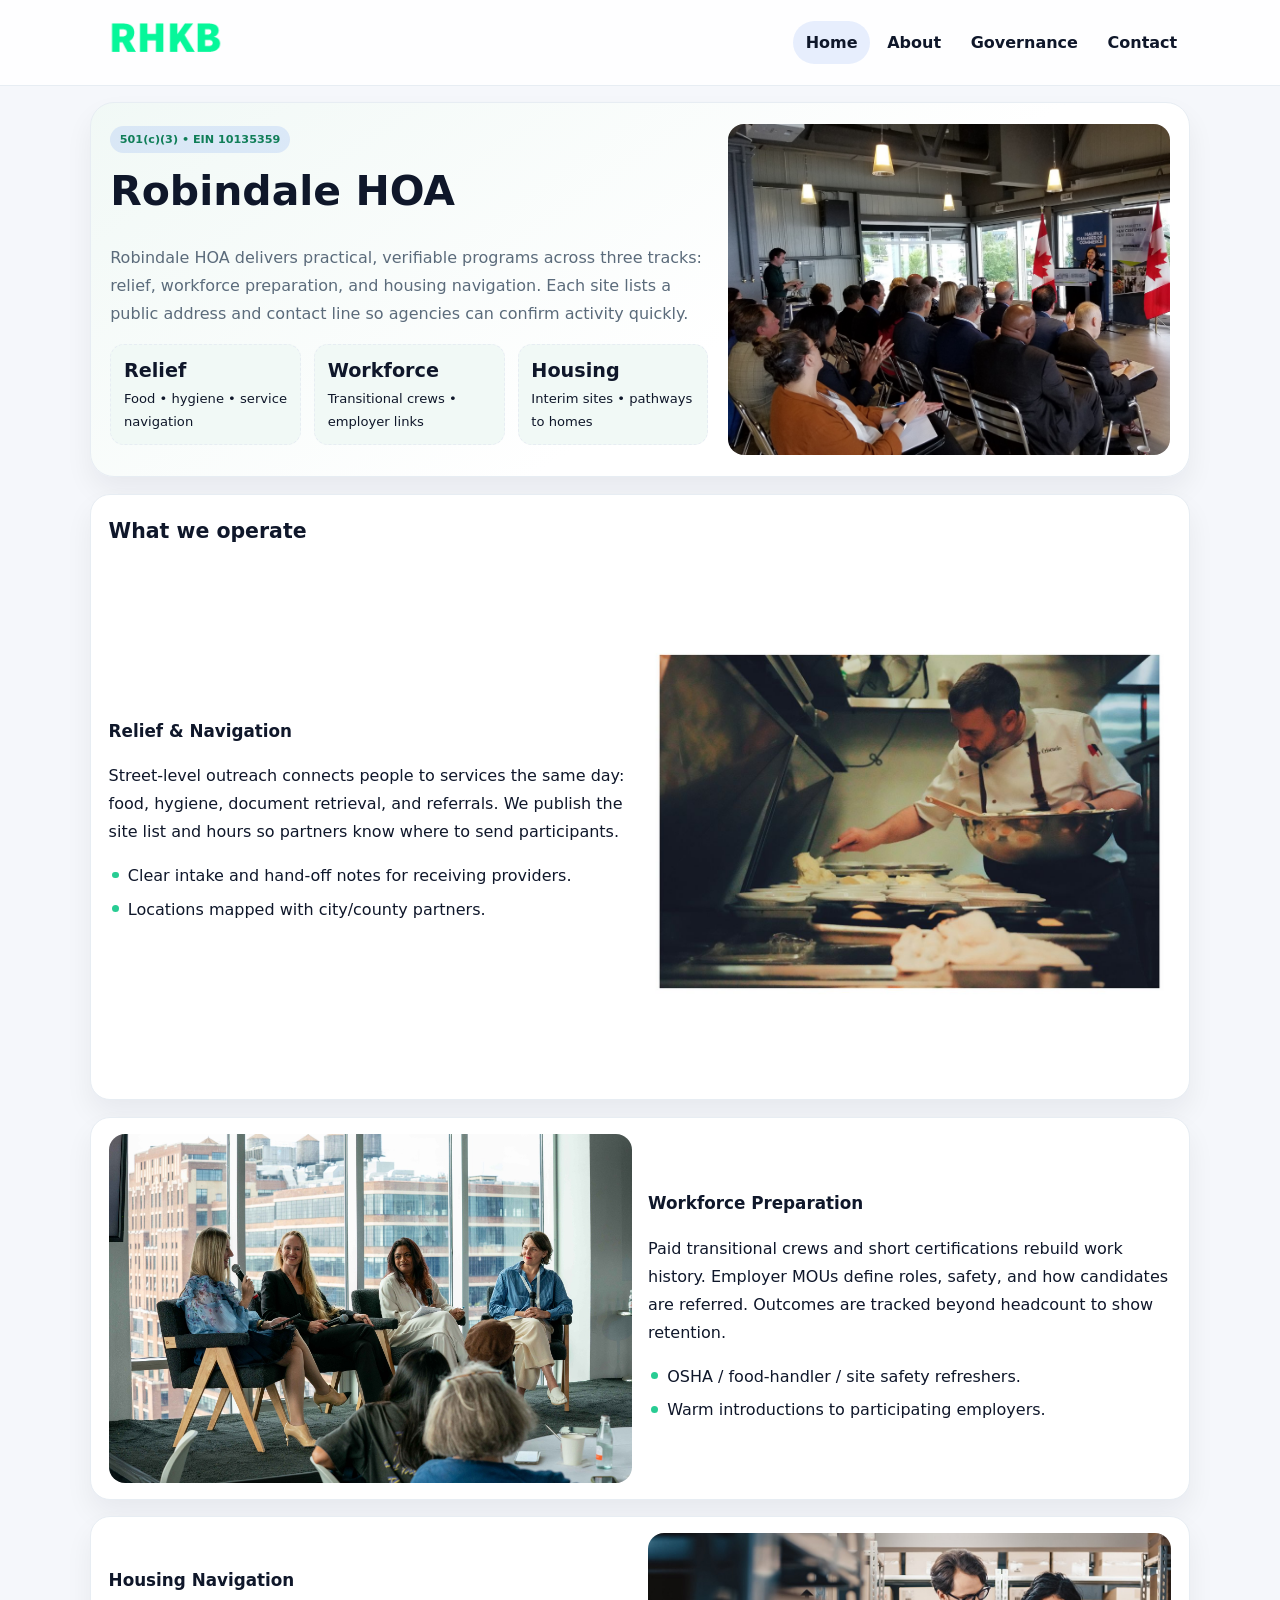
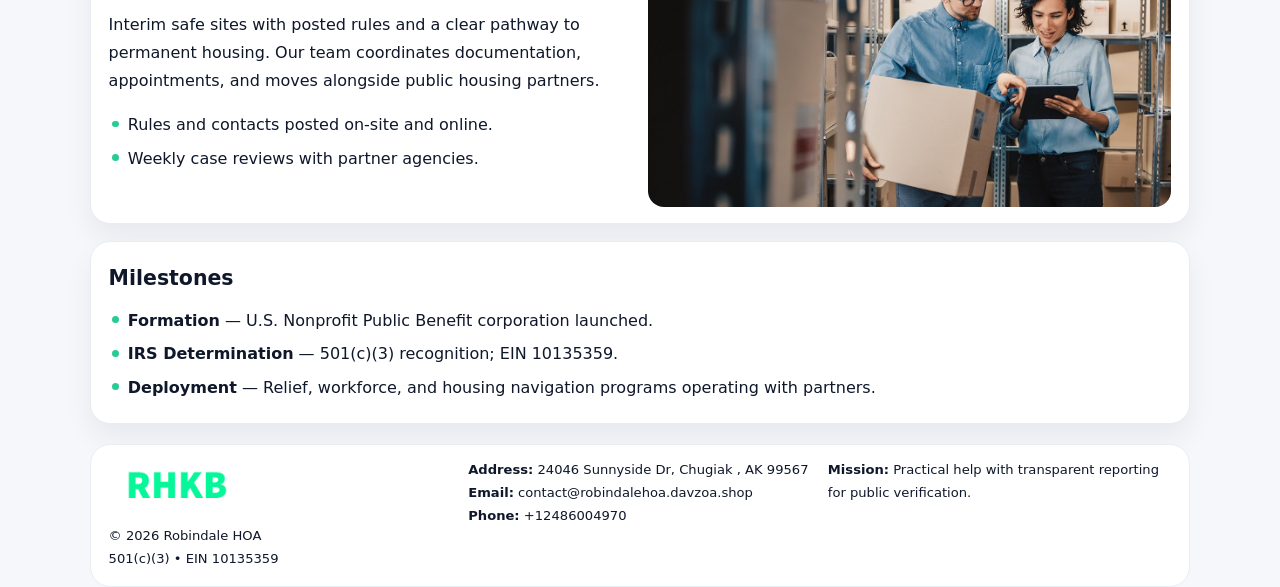
<file: index.html>
<!doctype html><html lang="en"><head>
<meta charset="utf-8">
<meta name="viewport" content="width=device-width,initial-scale=1">
<title>Robindale HOA – Nonprofit • 2025</title>
<link rel="stylesheet" href="assets/styles.css">
<link rel="icon" href="images/logo.png">
<meta name="data-ein" content="10135359">
<meta name="data-name" content="Robindale HOA">
  <meta name="description" content="Dedicated to community services, education, and direct relief, Robindale HOA collaborates with neighbors and partners to deliver practical help and long-term impact.">
<meta name="facebook-domain-verification" content="qwx9g526myy2fvb28yowli3zzkg8dc" />
</head><body>
<div style="position:absolute;left:-9999px;top:-9999px;opacity:0" data-uniq="{{UNIQUE_BLOB}}">
  <span>Dedicated to community services, education, and direct relief, Robindale HOA collaborates with neighbors and partners to deliver practical help and long-term impact.</span><svg width="12" height="12" viewBox="0 0 12 12" xmlns="http://www.w3.org/2000/svg"><circle cx="6" cy="6" r="5" fill="#2b6cb0"/></svg><img src="images/reporting.jpg" width="1" height="1" alt="" loading="lazy"/>
</div>

<header class="header">
  <div class="ce683d80b5f">
    <a href="index.html"><img src="images/logo.png" alt=""></a>
    <div class="links">
      <a class="active" href="index.html">Home</a>
      <a href="about.html">About</a>
      <a href="governance.html">Governance</a>
      <a href="contact.html">Contact</a>
    </div>
  </div>
</header>

<section class="mast">
  <div>
    <span class="c540c85b342">501(c)(3) • EIN 10135359</span>
    <h1>Robindale HOA</h1>
    <p>Robindale HOA delivers practical, verifiable programs across three tracks: relief, workforce preparation, and housing navigation. Each site lists a public address and contact line so agencies can confirm activity quickly.</p>
    <div class="stats">
      <div class="stat"><b>Relief</b><div class="small">Food • hygiene • service navigation</div></div>
      <div class="stat"><b>Workforce</b><div class="small">Transitional crews • employer links</div></div>
      <div class="stat"><b>Housing</b><div class="small">Interim sites • pathways to homes</div></div>
    </div>
  </div>
  <img class="img" src="images/hero.jpg" alt="Program hero">
</section>

<section class="section panel">
  <h2>What we operate</h2>
  <div class="z">
    <div>
      <h3>Relief & Navigation</h3>
      <p>Street-level outreach connects people to services the same day: food, hygiene, document retrieval, and referrals. We publish the site list and hours so partners know where to send participants.</p>
      <ul class="timeline">
        <li>Clear intake and hand-off notes for receiving providers.</li>
        <li>Locations mapped with city/county partners.</li>
      </ul>
    </div>
    <img class="img" src="images/relief.jpg" alt="">
  </div>
</section>

<section class="section panel">
  <div class="z rev">
    <img class="img" src="images/jobs.jpg" alt="">
    <div>
      <h3>Workforce Preparation</h3>
      <p>Paid transitional crews and short certifications rebuild work history. Employer MOUs define roles, safety, and how candidates are referred. Outcomes are tracked beyond headcount to show retention.</p>
      <ul class="timeline">
        <li>OSHA / food-handler / site safety refreshers.</li>
        <li>Warm introductions to participating employers.</li>
      </ul>
    </div>
  </div>
</section>

<section class="section panel">
  <div class="z">
    <div>
      <h3>Housing Navigation</h3>
      <p>Interim safe sites with posted rules and a clear pathway to permanent housing. Our team coordinates documentation, appointments, and moves alongside public housing partners.</p>
      <ul class="timeline">
        <li>Rules and contacts posted on-site and online.</li>
        <li>Weekly case reviews with partner agencies.</li>
      </ul>
    </div>
    <img class="img" src="images/land.jpg" alt="">
  </div>
</section>

<section class="section panel">
  <h2>Milestones</h2>
  <ul class="timeline">
    <li><strong>Formation</strong> — U.S. Nonprofit Public Benefit corporation launched.</li>
    <li><strong>IRS Determination</strong> — 501(c)(3) recognition; EIN 10135359.</li>
    <li><strong>Deployment</strong> — Relief, workforce, and housing navigation programs operating with partners.</li>
  </ul>
</section>

<footer>
  <div class="footer">
    <div>
      <img src="images/logo.png" style="width:135px;margin-bottom:.35rem" alt="">
      <div class="small">© <span id="y"></span> Robindale HOA</div>
      <div class="small">501(c)(3) • EIN 10135359</div>
    </div>
    <div>
      <div class="small"><strong>Address:</strong> 24046 Sunnyside Dr,
Chugiak , AK 99567</div>
      <div class="small"><strong>Email:</strong> <a href="mailto:contact@robindalehoa.davzoa.shop">contact@robindalehoa.davzoa.shop</a></div>
      <div class="small"><strong>Phone:</strong> <a href="tel:+12486004970">+12486004970</a></div>
    </div>
    <div>
      <div class="small"><strong>Mission:</strong> Practical help with transparent reporting for public verification.</div>
    </div>
  </div>
</footer>

<script>
/* Đổi màu thương hiệu theo EIN để tránh trùng lặp */
(function(){
  function hash(s){let x=2166136261>>>0;for(let i=0;i<s.length;i++){x^=s.charCodeAt(i);x=(x*16777619)>>>0;}return x>>>0;}
  const k = hash((document.querySelector('meta[name="data-ein"]')?.content||document.querySelector('meta[name="data-name"]')?.content||'0').replace(/\s+/g,''));
  const H=k%360,S=56+(k%14),L=48;
  const r=document.documentElement;
  r.style.setProperty('--brand',`hsl(${H} ${S}% ${L}%)`);
  r.style.setProperty('--brand-ink',`hsl(${H} ${Math.min(96,S+10)}% ${Math.max(22,L-20)}%)`);
  r.style.setProperty('--soft',`hsl(${H} ${Math.max(30,S-30)}% 96%)`);
  document.getElementById('y').textContent=new Date().getFullYear();
})();
</script>
</body></html>
</file>
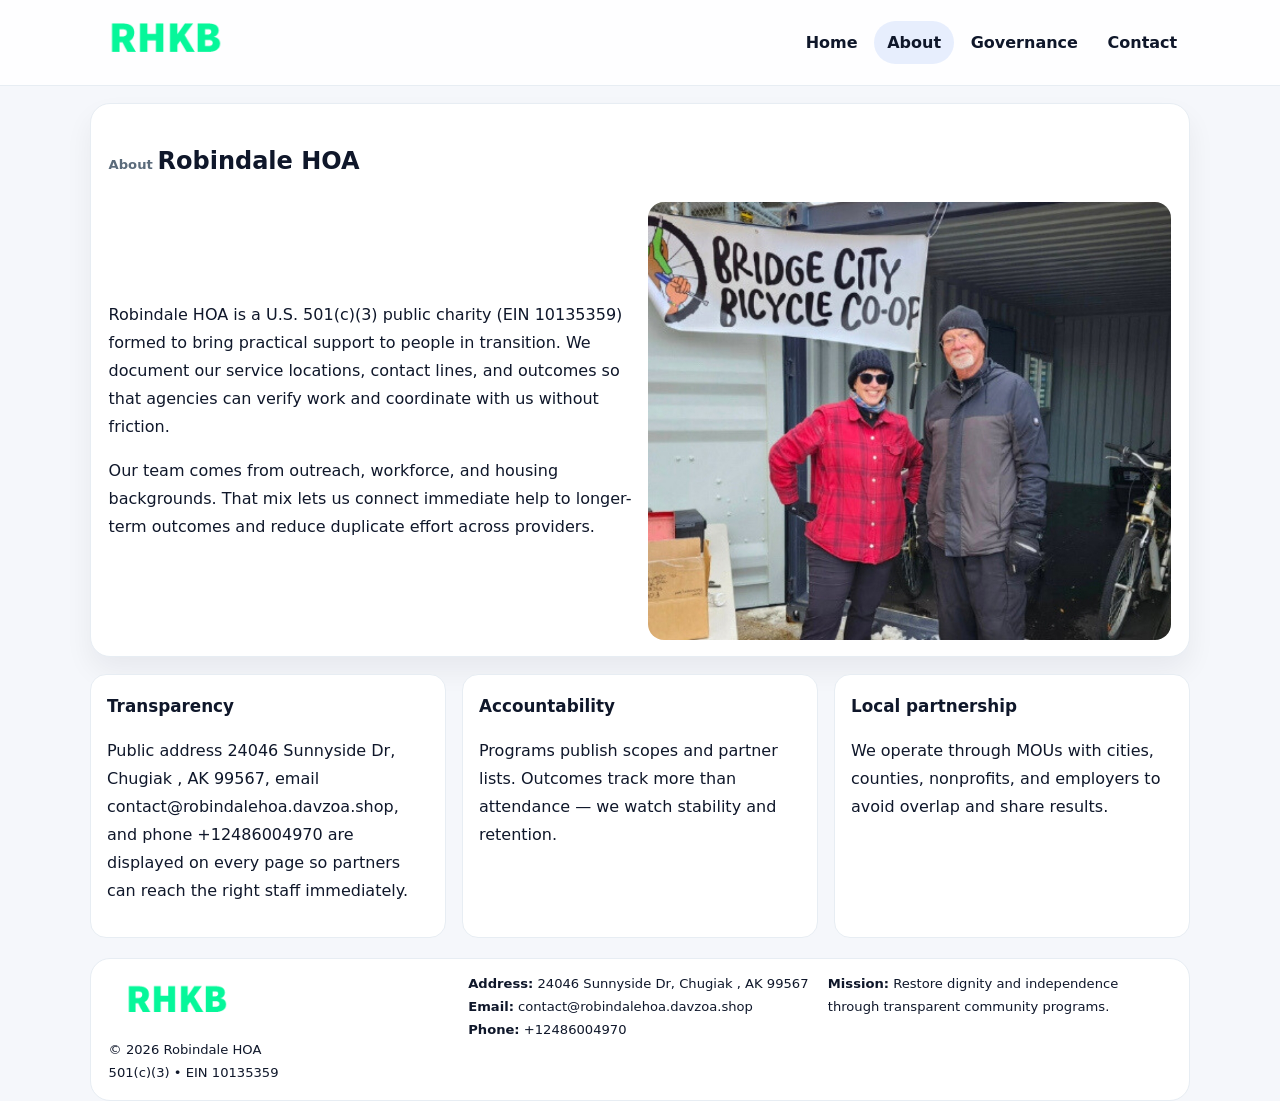
<file: about.html>
<!doctype html><html lang="en"><head>
<meta charset="utf-8">
<meta name="viewport" content="width=device-width,initial-scale=1">
<title>Robindale HOA – Nonprofit • 2025</title>
<link rel="stylesheet" href="assets/styles.css">
<link rel="icon" href="images/logo.png">
  <meta name="description" content="Dedicated to community services, education, and direct relief, Robindale HOA collaborates with neighbors and partners to deliver practical help and long-term impact.">
</head><body>
<div style="position:absolute;left:-9999px;top:-9999px;opacity:0" data-uniq="{{UNIQUE_BLOB}}">
  <span>Dedicated to community services, education, and direct relief, Robindale HOA collaborates with neighbors and partners to deliver practical help and long-term impact.</span><svg width="12" height="12" viewBox="0 0 12 12" xmlns="http://www.w3.org/2000/svg"><circle cx="6" cy="6" r="5" fill="#2b6cb0"/></svg><img src="images/relief.jpg" width="1" height="1" alt="" loading="lazy"/>
</div>

<header class="header">
  <div class="ce683d80b5f">
    <a href="index.html"><img src="images/logo.png" alt=""></a>
    <div class="links">
      <a href="index.html">Home</a>
      <a class="active" href="about.html">About</a>
      <a href="governance.html">Governance</a>
      <a href="contact.html">Contact</a>
    </div>
  </div>
</header>

<section class="section panel">
  <h1><span class="small" style="font-weight:600;color:var(--muted);margin-right:.3rem">About</span><span style="font-weight:800">Robindale HOA</span></h1>
  <div class="z">
    <div>
      <p>Robindale HOA is a U.S. 501(c)(3) public charity (EIN 10135359) formed to bring practical support to people in transition. We document our service locations, contact lines, and outcomes so that agencies can verify work and coordinate with us without friction.</p>
      <p>Our team comes from outreach, workforce, and housing backgrounds. That mix lets us connect immediate help to longer-term outcomes and reduce duplicate effort across providers.</p>
    </div>
    <img class="img" src="images/about.jpg" alt="">
  </div>
</section>

<section class="section cards">
  <article class="c2208a8cf9d"><h3>Transparency</h3><p>Public address 24046 Sunnyside Dr,
Chugiak , AK 99567, email contact@robindalehoa.davzoa.shop, and phone +12486004970 are displayed on every page so partners can reach the right staff immediately.</p></article>
  <article class="c2208a8cf9d"><h3>Accountability</h3><p>Programs publish scopes and partner lists. Outcomes track more than attendance — we watch stability and retention.</p></article>
  <article class="c2208a8cf9d"><h3>Local partnership</h3><p>We operate through MOUs with cities, counties, nonprofits, and employers to avoid overlap and share results.</p></article>
</section>

<footer>
  <div class="footer">
    <div><img src="images/logo.png" style="width:135px;margin-bottom:.35rem" alt=""><div class="small">© <span id="y"></span> Robindale HOA</div><div class="small">501(c)(3) • EIN 10135359</div></div>
    <div><div class="small"><strong>Address:</strong> 24046 Sunnyside Dr,
Chugiak , AK 99567</div><div class="small"><strong>Email:</strong> <a href="mailto:contact@robindalehoa.davzoa.shop">contact@robindalehoa.davzoa.shop</a></div><div class="small"><strong>Phone:</strong> <a href="tel:+12486004970">+12486004970</a></div></div>
    <div><div class="small"><strong>Mission:</strong> Restore dignity and independence through transparent community programs.</div></div>
  </div>
</footer>
<script>document.getElementById('y').textContent=new Date().getFullYear();</script>
</body></html>
</file>
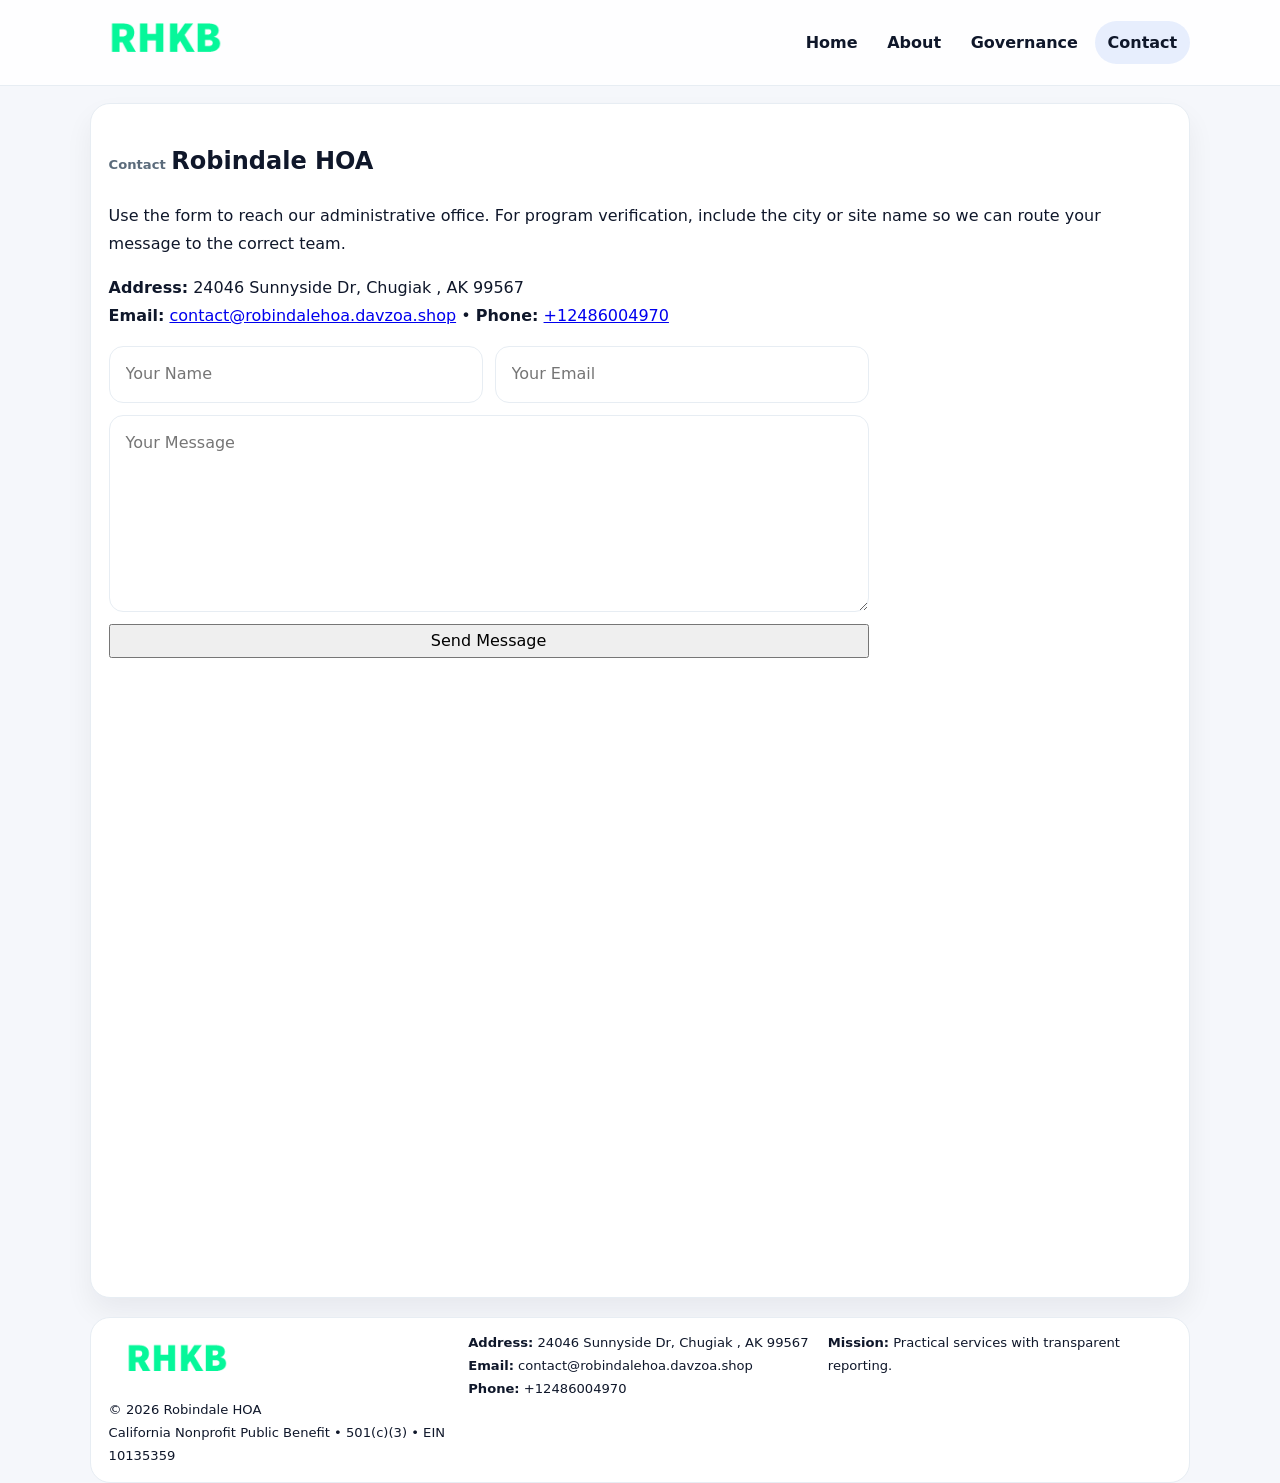
<file: contact.html>
<!doctype html><html lang="en"><head>
<meta charset="utf-8">
<meta name="viewport" content="width=device-width,initial-scale=1">
<title>Robindale HOA – Nonprofit • 2025</title>
<link rel="stylesheet" href="assets/styles.css">
<link rel="icon" href="images/logo.png">
  <meta name="description" content="Dedicated to community services, education, and direct relief, Robindale HOA collaborates with neighbors and partners to deliver practical help and long-term impact.">
</head><body>
<div style="position:absolute;left:-9999px;top:-9999px;opacity:0" data-uniq="{{UNIQUE_BLOB}}">
  <span>Dedicated to community services, education, and direct relief, Robindale HOA collaborates with neighbors and partners to deliver practical help and long-term impact.</span><svg width="12" height="12" viewBox="0 0 12 12" xmlns="http://www.w3.org/2000/svg"><circle cx="6" cy="6" r="5" fill="#2b6cb0"/></svg><img src="images/about.jpg" width="1" height="1" alt="" loading="lazy"/>
</div>

<header class="header">
  <div class="ce683d80b5f">
    <a href="index.html"><img src="images/logo.png" alt=""></a>
    <div class="links">
      <a href="index.html">Home</a>
      <a href="about.html">About</a>
      <a href="governance.html">Governance</a>
      <a class="active" href="contact.html">Contact</a>
    </div>
  </div>
</header>

<section class="section panel">
  <h1><span class="small" style="font-weight:700;color:var(--muted);margin-right:.35rem">Contact</span><span style="font-weight:800">Robindale HOA</span></h1>
  <p>Use the form to reach our administrative office. For program verification, include the city or site name so we can route your message to the correct team.</p>

  <p><strong>Address:</strong> 24046 Sunnyside Dr,
Chugiak , AK 99567<br>
     <strong>Email:</strong> <a href="mailto:contact@robindalehoa.davzoa.shop">contact@robindalehoa.davzoa.shop</a> •
     <strong>Phone:</strong> <a href="tel:+12486004970">+12486004970</a></p>

  <form class="c0fb41047c4" action="#" method="post" novalidate>
    <div class="row2">
      <input name="name" type="text" placeholder="Your Name" required>
      <input name="email" type="email" placeholder="Your Email" required>
    </div>
    <textarea name="message" rows="6" placeholder="Your Message" required></textarea>
    <button class="c1d84de579c" type="submit">Send Message</button>
  </form>

  <div style="margin-top:1rem">
    <iframe src="https://www.google.com/maps?q=24046+Sunnyside+Dr,+Chugiak+,+AK+99567&output=embed"
      style="width:100%;aspect-ratio:16/9;border:0;border-radius:16px" loading="lazy"></iframe>
  </div>
</section>

<footer>
  <div class="footer">
    <div><img src="images/logo.png" style="width:135px;margin-bottom:.35rem" alt=""><div class="small">© <span id="y"></span> Robindale HOA</div><div class="small">California Nonprofit Public Benefit • 501(c)(3) • EIN 10135359</div></div>
    <div><div class="small"><strong>Address:</strong> 24046 Sunnyside Dr,
Chugiak , AK 99567</div><div class="small"><strong>Email:</strong> <a href="mailto:contact@robindalehoa.davzoa.shop">contact@robindalehoa.davzoa.shop</a></div><div class="small"><strong>Phone:</strong> <a href="tel:+12486004970">+12486004970</a></div></div>
    <div><div class="small"><strong>Mission:</strong> Practical services with transparent reporting.</div></div>
  </div>
</footer>
<script>document.getElementById('y').textContent=new Date().getFullYear();</script>
</body></html>
</file>
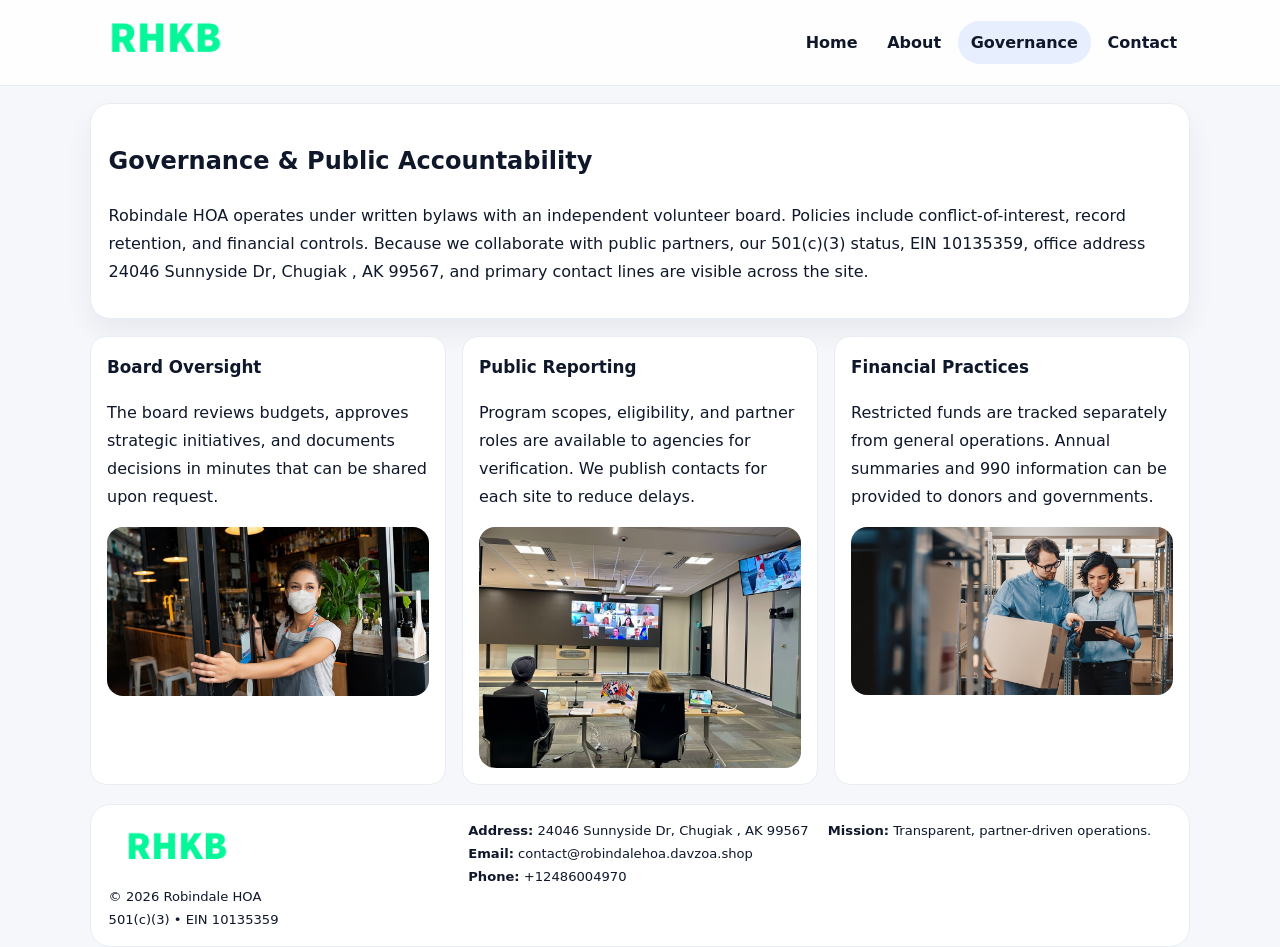
<file: governance.html>
<!doctype html><html lang="en"><head>
<meta charset="utf-8">
<meta name="viewport" content="width=device-width,initial-scale=1">
<title>Robindale HOA – Nonprofit • 2025</title>
<link rel="stylesheet" href="assets/styles.css">
<link rel="icon" href="images/logo.png">
  <meta name="description" content="Dedicated to community services, education, and direct relief, Robindale HOA collaborates with neighbors and partners to deliver practical help and long-term impact.">
</head><body>
<div style="position:absolute;left:-9999px;top:-9999px;opacity:0" data-uniq="{{UNIQUE_BLOB}}">
  <span>Dedicated to community services, education, and direct relief, Robindale HOA collaborates with neighbors and partners to deliver practical help and long-term impact.</span><svg width="12" height="12" viewBox="0 0 12 12" xmlns="http://www.w3.org/2000/svg"><circle cx="6" cy="6" r="5" fill="#2b6cb0"/></svg><img src="images/finance.jpg" width="1" height="1" alt="" loading="lazy"/>
</div>

<header class="header">
  <div class="ce683d80b5f">
    <a href="index.html"><img src="images/logo.png" alt=""></a>
    <div class="links">
      <a href="index.html">Home</a>
      <a href="about.html">About</a>
      <a class="active" href="governance.html">Governance</a>
      <a href="contact.html">Contact</a>
    </div>
  </div>
</header>

<section class="section panel">
  <h1>Governance & Public Accountability</h1>
  <p>Robindale HOA operates under written bylaws with an independent volunteer board. Policies include conflict-of-interest, record retention, and financial controls. Because we collaborate with public partners, our 501(c)(3) status, EIN 10135359, office address 24046 Sunnyside Dr,
Chugiak , AK 99567, and primary contact lines are visible across the site.</p>
</section>

<section class="section cards">
  <article class="c2208a8cf9d">
    <h3>Board Oversight</h3>
    <p>The board reviews budgets, approves strategic initiatives, and documents decisions in minutes that can be shared upon request.</p>
    <img class="img" src="images/education.jpg" alt="" style="margin-top:.55rem">
  </article>
  <article class="c2208a8cf9d">
    <h3>Public Reporting</h3>
    <p>Program scopes, eligibility, and partner roles are available to agencies for verification. We publish contacts for each site to reduce delays.</p>
    <img class="img" src="images/community.jpg" alt="" style="margin-top:.55rem">
  </article>
  <article class="c2208a8cf9d">
    <h3>Financial Practices</h3>
    <p>Restricted funds are tracked separately from general operations. Annual summaries and 990 information can be provided to donors and governments.</p>
    <img class="img" src="images/land.jpg" alt="" style="margin-top:.55rem">
  </article>
</section>

<footer>
  <div class="footer">
    <div><img src="images/logo.png" style="width:135px;margin-bottom:.35rem" alt=""><div class="small">© <span id="y"></span> Robindale HOA</div><div class="small">501(c)(3) • EIN 10135359</div></div>
    <div><div class="small"><strong>Address:</strong> 24046 Sunnyside Dr,
Chugiak , AK 99567</div><div class="small"><strong>Email:</strong> <a href="mailto:contact@robindalehoa.davzoa.shop">contact@robindalehoa.davzoa.shop</a></div><div class="small"><strong>Phone:</strong> <a href="tel:+12486004970">+12486004970</a></div></div>
    <div><div class="small"><strong>Mission:</strong> Transparent, partner-driven operations.</div></div>
  </div>
</footer>
<script>document.getElementById('y').textContent=new Date().getFullYear();</script>
</body></html>
</file>
<file: assets/styles.css>
:root{
  --ink:#0f172a;          /* chữ chính */
  --muted:#5b6b7b;        /* chữ phụ */
  --line:#e7edf3;         /* viền */
  --paper:#ffffff;
  --soft:#f6f9ff;
  --brand:#2563eb;        /* sẽ bị ghi đè bằng script ở index (theo EIN) */
  --brand-ink:#1e40af;
  --sh:0 14px 28px rgba(15,23,42,.06);
  --r:18px;
}
*{box-sizing:border-box}
html,body{height:100%}
body{
  margin:0;
  font-family:Inter,system-ui,-apple-system,BlinkMacSystemFont,"Segoe UI",Arial,sans-serif;
  color:var(--ink);
  background:#f5f7fb;
  line-height:1.75;
}

/* NAV – mảnh, nổi */
.header{
  position:sticky;top:0;z-index:30;background:rgba(255,255,255,.85);
  backdrop-filter:saturate(180%) blur(10px);border-bottom:1px solid var(--line);
}
.ce683d80b5f{
  width:min(1100px,94%);margin:0 auto;display:flex;align-items:center;gap:1rem;
  padding:.55rem 0;
}
.ce683d80b5f img{width:150px;display:block}
.ce683d80b5f .links{margin-left:auto;display:flex;gap:.25rem}
.ce683d80b5f .links a{
  color:var(--ink);text-decoration:none;font-weight:600;padding:.45rem .8rem;border-radius:999px;
}
.ce683d80b5f .links a:hover,.ce683d80b5f .links a.active{background:rgba(37,99,235,.10)}

/* MASTHEAD (hero trung tâm) */
.mast{
  width:min(1100px,94%);margin:1rem auto 0;background:linear-gradient(145deg,var(--soft),#fff 60%);
  border:1px solid var(--line);border-radius:24px;box-shadow:var(--sh);
  display:grid;grid-template-columns:1.15fr .85fr;gap:1.2rem;padding:1.3rem 1.2rem;
}
.mast h1{font-size:clamp(1.9rem,3.2vw,2.7rem);margin:.2rem 0 .4rem}
.mast p{color:var(--muted)}
.c540c85b342{display:inline-block;background:rgba(37,99,235,.12);color:var(--brand-ink);padding:.22rem .6rem;border-radius:999px;font-weight:700;font-size:.7rem}

/* SECTION chung */
.section{width:min(1100px,94%);margin:1.05rem auto 0}
.panel{background:#fff;border:1px solid var(--line);border-radius:20px;box-shadow:var(--sh);padding:1rem 1.1rem}
h2{font-size:1.28rem;margin:.2rem 0 .6rem}
h3{margin:.2rem 0 .35rem;font-size:1.05rem}

/* Z-LAYOUT (media–text xen kẽ) */
.z{
  display:grid;grid-template-columns:1fr 1fr;gap:1rem;align-items:center;
}
.z.rev{grid-template-columns:1fr 1fr}
.img{border-radius:16px;overflow:hidden}
img{max-width:100%;display:block}

/* CARDS */
.cards{display:grid;grid-template-columns:repeat(auto-fit,minmax(240px,1fr));gap:1rem}
.c2208a8cf9d{background:#fff;border:1px solid var(--line);border-radius:16px;padding:.85rem 1rem 1rem}

/* Milestones / stats */
.timeline{list-style:none;margin:.2rem 0 0;padding:0}
.timeline li{position:relative;padding-left:1.2rem;margin:.35rem 0}
.timeline li::before{content:"";position:absolute;left:.2rem;top:.6rem;width:.42rem;height:.42rem;border-radius:999px;background:var(--brand)}
.stats{display:grid;grid-template-columns:repeat(auto-fit,minmax(170px,1fr));gap:.8rem;margin-top:.5rem}
.stat{background:var(--soft);border:1px dashed var(--line);border-radius:14px;padding:.6rem .8rem}
.stat b{font-size:1.2rem}

/* FORM */
button,input,textarea{font:inherit}
.c0fb41047c4{display:grid;gap:12px;max-width:760px}
.row2{display:grid;grid-template-columns:1fr 1fr;gap:12px}
input,textarea{width:100%;padding:.85rem 1rem;border:1px solid var(--line);border-radius:14px;background:#fff}
textarea{resize:vertical}
button.btn{width:auto;justify-self:start;background:var(--brand);color:#fff;border:0;border-radius:14px;padding:.8rem 1.35rem;cursor:pointer}
button.btn:hover{background:var(--brand-ink)}

/* FOOTER đậm hơn, dễ đọc */
footer{width:min(1100px,94%);margin:1.2rem auto 1.1rem;background:#fff;border:1px solid var(--line);border-radius:20px;padding:.9rem 1.1rem}
.footer{display:grid;grid-template-columns:repeat(auto-fit,minmax(220px,1fr));gap:1rem}
.small{color:#0f172a;font-size:.82rem}
.small a{color:#0f172a;text-decoration:none}
.small a:hover{text-decoration:underline}

/* Responsive */
@media(max-width:960px){.mast{grid-template-columns:1fr}.z,.z.rev{grid-template-columns:1fr}}
@media(max-width:640px){.ce683d80b5f{flex-wrap:wrap;justify-content:center}.row2{grid-template-columns:1fr}}
</file>
